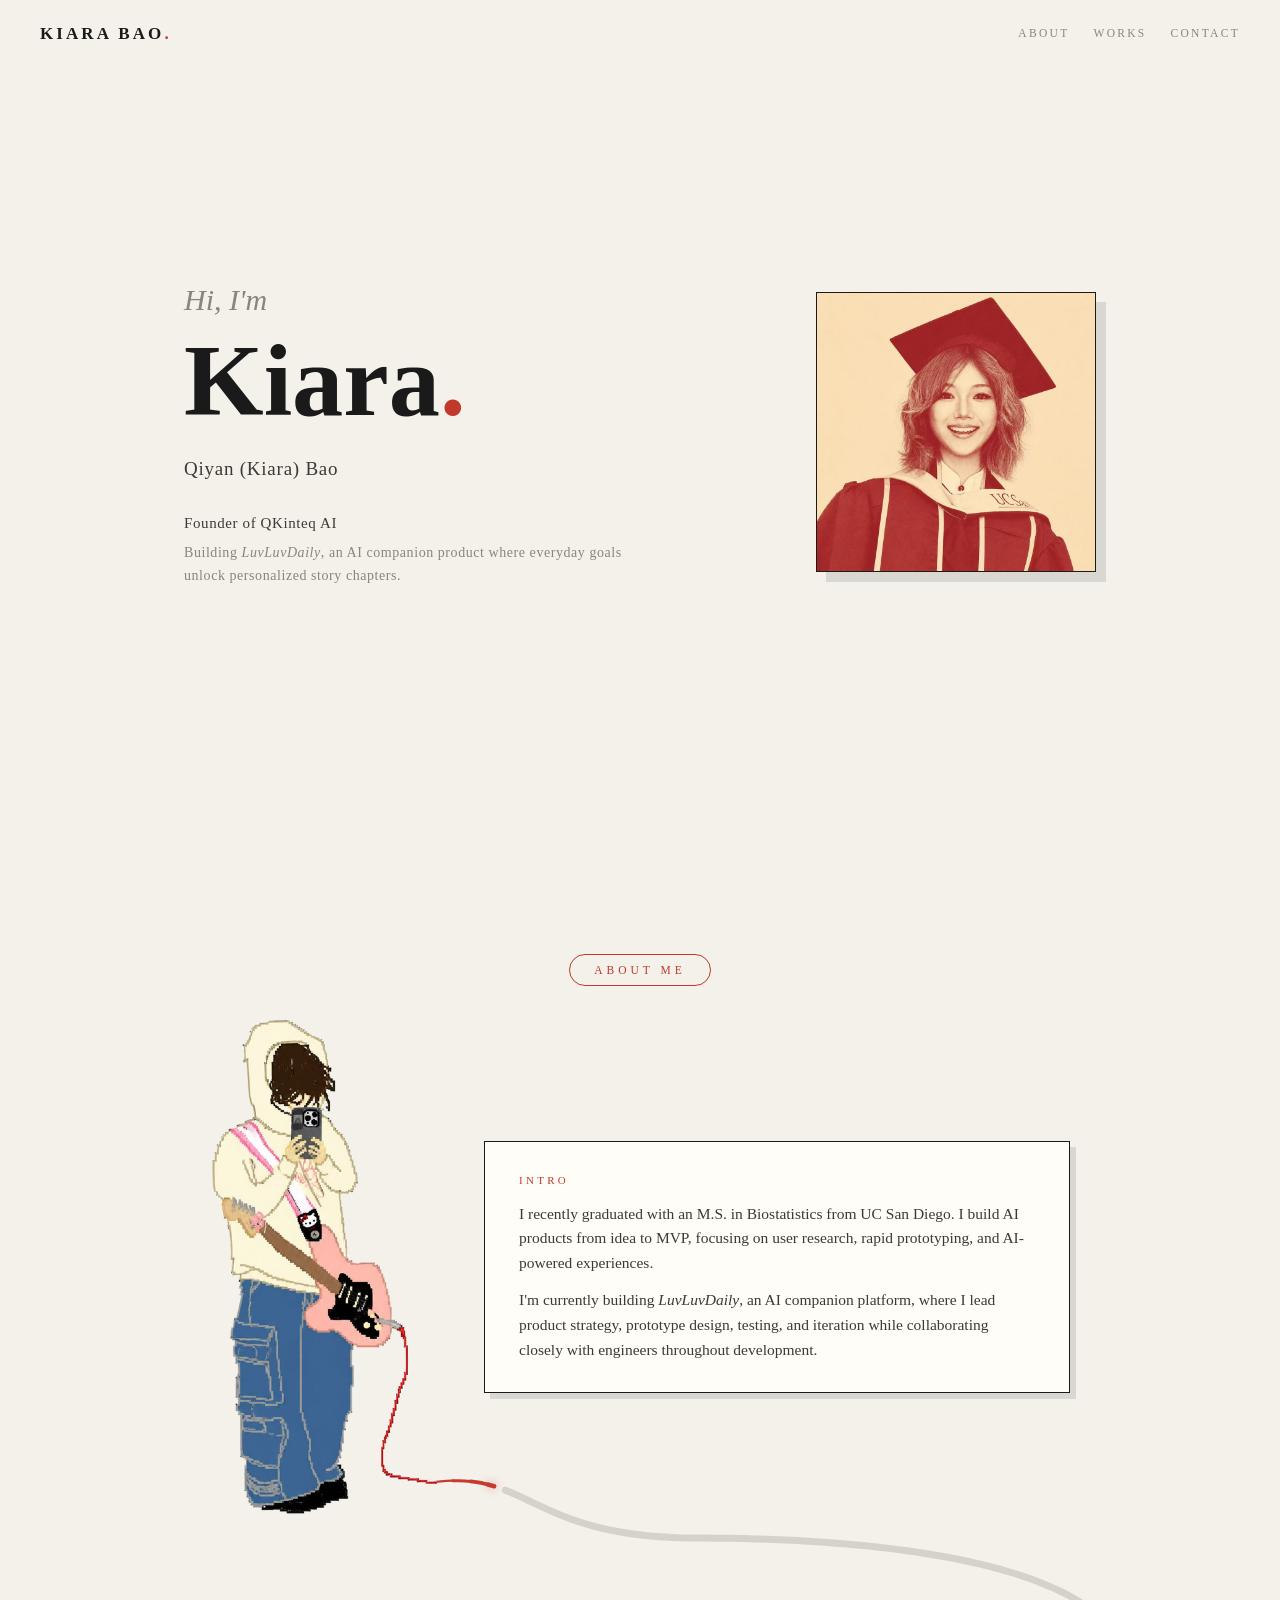
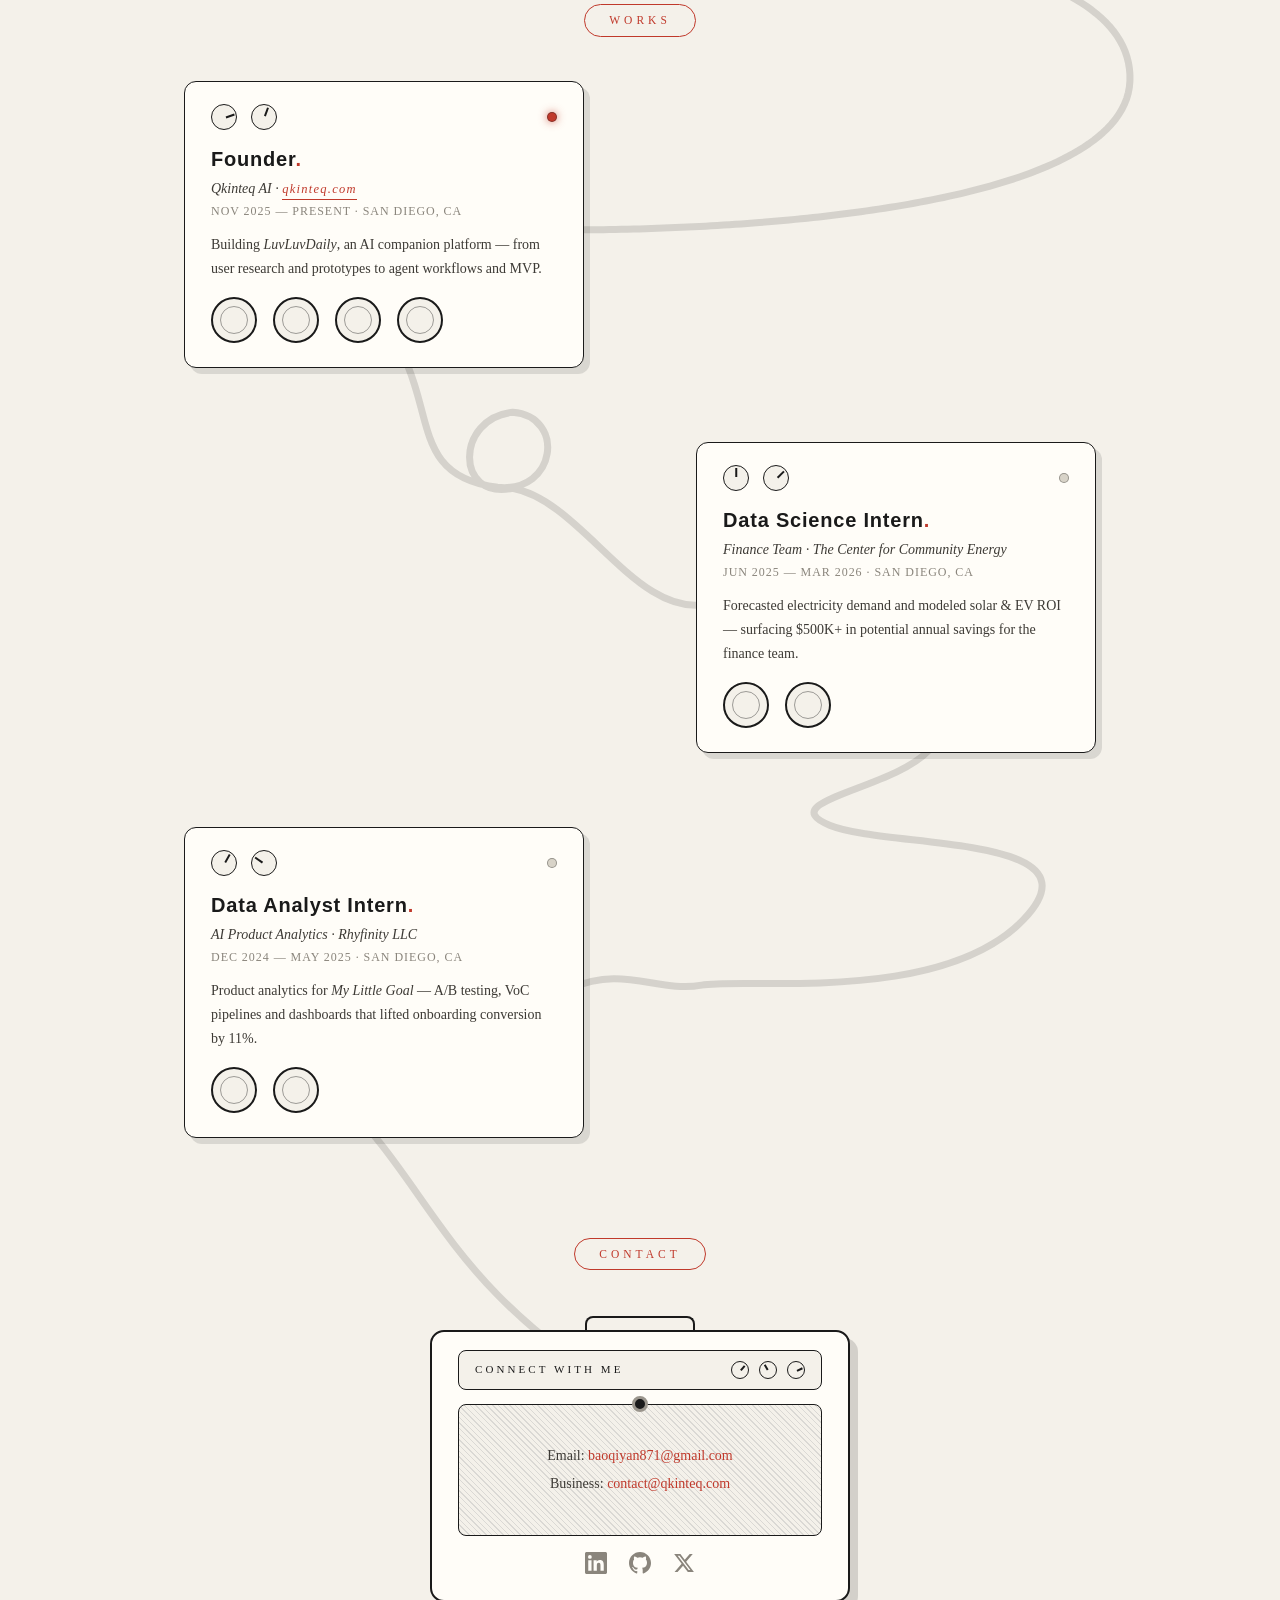
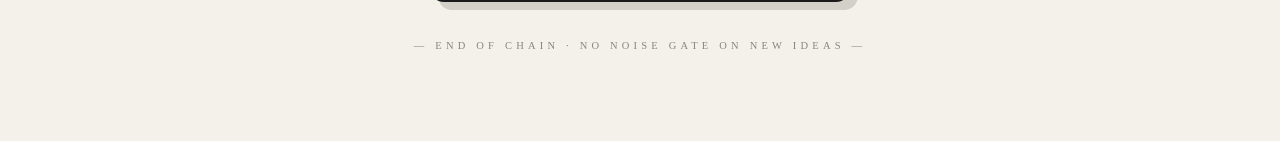
<file: index.html>
<!DOCTYPE html>
<html lang="en">
<head>
<meta charset="UTF-8">
<meta name="viewport" content="width=device-width, initial-scale=1.0">
<title>Kiara Bao · Signal Chain</title>
<link rel="stylesheet" href="style.css">
</head>
<body id="top">

<svg id="cable-svg" aria-hidden="true">
  <g id="cable-shadow"></g>
  <g id="cable"></g>
</svg>

<header>
  <a class="brand" href="#top">KIARA BAO<span>.</span></a>
  <nav>
    <a href="#about">ABOUT</a>
    <a href="#works">WORKS</a>
    <a href="#contact">CONTACT</a>
  </nav>
</header>

<main>

  <section class="hero">
    <div>
      <div class="hi">Hi, I'm</div>
      <h1>Kiara<span>.</span></h1>
      <p class="sub">Qiyan (Kiara) Bao</p>
      <p class="sub line2">Founder of QKinteq AI</p>
      <p class="sub line3">Building <em>LuvLuvDaily</em>, an AI companion product where everyday goals unlock personalized story chapters.</p>
    </div>
    <img id="avatar" alt="Kiara — UCSD graduation, duotone" src="assets/images/image-01.jpg">
  </section>

  <div class="chip" id="about"><b>ABOUT ME</b></div>
  <div class="about-row">
  <img id="figure" alt="Pixel Kiara with her shell pink Strat, red cable plugged in" src="assets/images/image-02.png">
  <div class="card about solid">
    <div class="label">INTRO</div>
    <p>I recently graduated with an M.S. in Biostatistics from UC San Diego. I build AI products
      from idea to MVP, focusing on user research, rapid prototyping, and AI-powered experiences.</p>
    <p>I'm currently building <em>LuvLuvDaily</em>, an AI companion platform, where I lead product
      strategy, prototype design, testing, and iteration while collaborating closely with engineers
      throughout development.</p>
  </div>
  </div>

  <div class="chip" id="works"><b>WORKS</b></div>
  <div class="pedalboard">

    <div class="pedal left on" data-node>
      <div class="toprow">
        <div class="knobs"><div class="knob" style="--r:70deg"></div><div class="knob" style="--r:20deg"></div></div>
        <div class="led"></div>
      </div>
      <h2>Founder<span>.</span></h2>
      <div class="who">Qkinteq AI · <a class="link" href="https://qkinteq.com" target="_blank" style="margin-top:0">qkinteq.com</a></div>
      <div class="when">NOV 2025 — PRESENT · SAN DIEGO, CA</div>
      <p class="sum">Building <em>LuvLuvDaily</em>, an AI companion platform — from user research and prototypes to agent workflows and MVP.</p>
      <div class="fpreview">
          <div class="pimg" data-i="0"><img src="assets/images/image-03.png" alt="LuvLuvDaily — home and art style screens"></div>
          <div class="pimg" data-i="1"><img src="assets/images/image-04.png" alt="LuvLuvDaily — new character creation flow"></div>
          <div class="pimg" data-i="2"><img src="assets/images/image-05.png" alt="LuvLuvDaily — daily task plan and pomodoro"></div>
          <div class="pimg" data-i="3"><img src="assets/images/image-06.jpg" alt="LuvLuvDaily — user comments and feedback"></div>
      </div>
      <div class="switchrow">
          <button class="fsw" data-i="0" aria-label="show image 1"></button>
          <button class="fsw" data-i="1" aria-label="show image 2"></button>
          <button class="fsw" data-i="2" aria-label="show image 3"></button>
          <button class="fsw" data-i="3" aria-label="show image 4"></button>
      </div>
    </div>

    <div class="pedal right" data-node>
      <div class="toprow">
        <div class="knobs"><div class="knob" style="--r:0deg"></div><div class="knob" style="--r:45deg"></div></div>
        <div class="led"></div>
      </div>
      <h2>Data Science Intern<span>.</span></h2>
      <div class="who">Finance Team · The Center for Community Energy</div>
      <div class="when">JUN 2025 — MAR 2026 · SAN DIEGO, CA</div>
      <p class="sum">Forecasted electricity demand and modeled solar &amp; EV ROI — surfacing $500K+ in potential annual savings for the finance team.</p>
      <div class="fpreview">
          <div class="pimg" data-i="0"><img src="assets/images/image-07.jpg" alt="Electricity demand forecasting"></div>
          <div class="pimg" data-i="1"><img src="assets/images/image-08.jpg" alt="Solar and EV ROI modeling"></div>
      </div>
      <div class="switchrow">
          <button class="fsw" data-i="0" aria-label="show image 1"></button>
          <button class="fsw" data-i="1" aria-label="show image 2"></button>
      </div>
    </div>

    <div class="pedal left" data-node>
      <div class="toprow">
        <div class="knobs"><div class="knob" style="--r:30deg"></div><div class="knob" style="--r:-55deg"></div></div>
        <div class="led"></div>
      </div>
      <h2>Data Analyst Intern<span>.</span></h2>
      <div class="who">AI Product Analytics · Rhyfinity LLC</div>
      <div class="when">DEC 2024 — MAY 2025 · SAN DIEGO, CA</div>
      <p class="sum">Product analytics for <em>My Little Goal</em> — A/B testing, VoC pipelines and dashboards that lifted onboarding conversion by 11%.</p>
      <div class="fpreview">
          <div class="pimg" data-i="0"><img src="assets/images/image-09.jpg" alt="My Little Goal product analytics"></div>
          <div class="pimg" data-i="1"><img src="assets/images/image-10.jpg" alt="My Little Goal dashboards"></div>
      </div>
      <div class="switchrow">
          <button class="fsw" data-i="0" aria-label="show image 1"></button>
          <button class="fsw" data-i="1" aria-label="show image 2"></button>
      </div>
    </div>
  </div>

  <div class="chip" id="contact"><b>CONTACT</b></div>
  <div class="ampwrap">
    <div class="amp" data-node>
      <div class="handle"></div>
      <div class="panel">
        <span class="brand-sm">CONNECT WITH ME</span>
        <div class="ampknobs">
          <div class="knob" style="--r:40deg"></div>
          <div class="knob" style="--r:-30deg"></div>
          <div class="knob" style="--r:65deg"></div>
        </div>
      </div>
      <div class="grill">
        <div class="input" id="amp-input"></div>
        <div class="contact">
          <span>Email: <a href="mailto:baoqiyan871@gmail.com">baoqiyan871@gmail.com</a></span>
          <span>Business: <a href="mailto:contact@qkinteq.com">contact@qkinteq.com</a></span>
        </div>
      </div>
      <div class="social">
        <a href="https://www.linkedin.com/in/YOUR-LINKEDIN-ID" target="_blank" rel="noopener" aria-label="LinkedIn">
          <svg viewBox="0 0 24 24" xmlns="http://www.w3.org/2000/svg"><path d="M20.45 20.45h-3.55v-5.57c0-1.33-.03-3.04-1.85-3.04-1.85 0-2.14 1.45-2.14 2.94v5.67H9.36V9h3.41v1.56h.05c.47-.9 1.63-1.85 3.36-1.85 3.6 0 4.27 2.37 4.27 5.45v6.29zM5.34 7.43a2.06 2.06 0 1 1 0-4.12 2.06 2.06 0 0 1 0 4.12zM7.12 20.45H3.56V9h3.56v11.45zM22.22 0H1.77C.79 0 0 .77 0 1.72v20.56C0 23.23.79 24 1.77 24h20.45c.98 0 1.78-.77 1.78-1.72V1.72C24 .77 23.2 0 22.22 0z"/></svg>
        </a>
        <a href="https://github.com/YOUR-GITHUB-ID" target="_blank" rel="noopener" aria-label="GitHub">
          <svg viewBox="0 0 24 24" xmlns="http://www.w3.org/2000/svg"><path d="M12 0C5.37 0 0 5.37 0 12c0 5.3 3.44 9.8 8.2 11.39.6.11.82-.26.82-.58 0-.28-.01-1.04-.02-2.04-3.34.73-4.04-1.61-4.04-1.61-.55-1.39-1.34-1.76-1.34-1.76-1.09-.74.08-.73.08-.73 1.2.09 1.84 1.24 1.84 1.24 1.07 1.83 2.81 1.3 3.5 1 .1-.78.42-1.31.76-1.61-2.66-.3-5.47-1.33-5.47-5.93 0-1.31.47-2.38 1.24-3.22-.13-.3-.54-1.52.12-3.18 0 0 1-.32 3.3 1.23a11.5 11.5 0 0 1 6 0c2.28-1.55 3.29-1.23 3.29-1.23.66 1.66.25 2.88.12 3.18.77.84 1.23 1.91 1.23 3.22 0 4.61-2.8 5.62-5.48 5.92.43.37.81 1.1.81 2.22 0 1.6-.02 2.89-.02 3.29 0 .32.22.7.83.58C20.56 21.8 24 17.3 24 12 24 5.37 18.63 0 12 0z"/></svg>
        </a>
        <a href="https://x.com/YOUR-X-ID" target="_blank" rel="noopener" aria-label="X">
          <svg viewBox="0 0 24 24" xmlns="http://www.w3.org/2000/svg"><path d="M18.244 2.25h3.308l-7.227 8.26 8.502 11.24H16.17l-5.214-6.817L4.99 21.75H1.68l7.73-8.835L1.254 2.25H8.08l4.713 6.231zm-1.161 17.52h1.833L7.084 4.126H5.117z"/></svg>
        </a>
      </div>
    </div>
    <div class="fin">— END OF CHAIN · NO NOISE GATE ON NEW IDEAS —</div>
  </div>

</main>

<script src="script.js"></script>
</body>
</html>
</file>
<file: style.css>
:root{
    --bg:#f4f1ea;
    --ink:#1a1a1a;
    --muted:#8a857c;
    --accent:#c0392b;
    --paper:#fffdf8;
    --cable:#c73a30;   /* her red instrument cable */
  }
  *{margin:0;padding:0;box-sizing:border-box;}
  html{scroll-behavior:smooth;}
  body{background:var(--bg);color:var(--ink);
    font-family:"Georgia","Noto Serif",serif;line-height:1.6;
    overflow-x:hidden;}

  /* the cable lives behind everything solid */
  #cable-svg{position:absolute;top:0;left:0;z-index:0;pointer-events:none;}
  .solid{position:relative;z-index:2;}

  /* ===== header ===== */
  header{
    position:fixed;top:0;left:0;right:0;z-index:20;
    display:flex;justify-content:space-between;align-items:center;
    padding:20px 40px;
    background:linear-gradient(var(--bg) 55%,transparent);
  }
  header .brand{font-size:17px;letter-spacing:.18em;font-weight:bold;color:var(--ink);text-decoration:none;}
  header .brand span{color:var(--accent);}
  header nav{display:flex;gap:24px;}
  header nav a{font-size:11.5px;letter-spacing:.2em;color:var(--muted);text-decoration:none;}
  header nav a:hover{color:var(--accent);}

  main{position:relative;max-width:960px;margin:0 auto;padding:0 24px;}

  /* ===== hero ===== */
  .hero{min-height:96vh;display:flex;align-items:center;justify-content:space-between;gap:40px;position:relative;z-index:2;}
  .hero .hi{font-size:clamp(20px,2.4vw,30px);font-style:italic;color:var(--muted);}
  .hero h1{font-size:clamp(56px,8vw,104px);line-height:1.04;margin-top:4px;}
  .hero h1 span{color:var(--accent);}
  .hero .sub{margin-top:20px;font-size:19px;color:#3d3a35;letter-spacing:.04em;}
  .hero .sub.role{margin-top:6px;font-size:13px;color:var(--muted);letter-spacing:.28em;text-transform:uppercase;}
  .hero .sub.line2{margin-top:26px;font-size:15px;color:#3d3a35;}
  .hero .sub.line3{margin-top:6px;font-size:14px;color:var(--muted);max-width:34em;line-height:1.7;}
  .hero .go{margin-top:52px;font-size:11px;letter-spacing:.32em;color:var(--ink);}
  #avatar{width:clamp(200px,26vw,280px);height:auto;flex:0 0 auto;
    border:1.5px solid var(--ink);box-shadow:10px 10px 0 rgba(26,26,26,.12);}
  @media (max-width:700px){
    .hero{flex-direction:column-reverse;justify-content:center;text-align:center;gap:28px;}
  }

  /* ===== section chips ===== */
  .chip{
    display:flex;justify-content:center;margin:90px 0 34px;position:relative;z-index:2;
    scroll-margin-top:96px;
  }
  .chip b{
    background:var(--bg);border:1px solid var(--accent);border-radius:99px;
    padding:6px 24px;font-size:11.5px;letter-spacing:.35em;color:var(--accent);font-weight:normal;
  }

  /* ===== generic solid card ===== */
  .card{
    background:var(--paper);border:1.5px solid var(--ink);
    box-shadow:6px 6px 0 rgba(26,26,26,.12);
    padding:30px 34px;
  }

  /* ===== about ===== */
  .about-row{display:flex;gap:44px;align-items:center;max-width:860px;margin:0 auto;}
  #figure{width:clamp(170px,22vw,230px);height:auto;flex:0 0 auto;
    position:relative;z-index:2;}
  @media (max-width:700px){
    .about-row{flex-direction:column;align-items:center;}
  }
  .about{max-width:640px;margin:0 auto;}
  .about p{font-size:15.5px;color:#3d3a35;}
  .about p + p{margin-top:12px;}
  .about .label{font-size:11px;letter-spacing:.3em;color:var(--accent);margin-bottom:12px;}

  /* ===== pedals ===== */
  .pedalboard{display:flex;flex-direction:column;gap:74px;padding:10px 0;}
  .pedal{
    width:400px;max-width:100%;
    background:var(--paper);border:1.5px solid var(--ink);border-radius:12px;
    box-shadow:6px 6px 0 rgba(26,26,26,.12);
    padding:22px 26px 24px;position:relative;z-index:2;
    transition:transform .2s, box-shadow .2s;
  }
  .pedal:hover{transform:translate(-2px,-2px);box-shadow:9px 9px 0 rgba(192,57,43,.22);}
  .pedal.right{align-self:flex-end;}
  .pedal.left{align-self:flex-start;}
  .pedal .toprow{display:flex;justify-content:space-between;align-items:center;}
  .knobs{display:flex;gap:14px;}
  .knob{width:26px;height:26px;border-radius:50%;border:1.5px solid var(--ink);position:relative;background:var(--bg);}
  .knob::after{content:"";position:absolute;left:50%;top:2px;width:1.5px;height:9px;background:var(--ink);transform:translateX(-50%) rotate(var(--r,0deg));transform-origin:50% 11px;}
  .led{width:10px;height:10px;border-radius:50%;background:#d8d3c8;border:1px solid rgba(26,26,26,.35);}
  .pedal.on .led{background:var(--accent);box-shadow:0 0 8px rgba(192,57,43,.7);}
  .pedal p.sum{margin-top:12px;font-size:14px;line-height:1.7;color:#3d3a35;}
  /* floating preview beside the pedal */
  .fpreview{position:absolute;top:-20px;z-index:6;
    background:var(--paper);border:1.5px solid var(--ink);
    box-shadow:8px 8px 0 rgba(26,26,26,.15);
    opacity:0;visibility:hidden;transform:rotate(-2deg) translateY(6px);
    transition:opacity .22s ease,transform .22s ease,visibility .22s;pointer-events:none;}
  .pedal.left .fpreview{left:calc(100% + 26px);}
  .pedal.right .fpreview{right:calc(100% + 26px);transform:rotate(2deg) translateY(6px);}
  .pedal.previewing .fpreview{opacity:1;visibility:visible;transform:rotate(-2deg) translateY(0);}
  .pedal.right.previewing .fpreview{transform:rotate(2deg) translateY(0);}
  .fpreview .pimg{display:none;}
  .fpreview .pimg.show{display:block;}
  .fpreview .pimg img{display:block;width:auto;height:auto;max-width:340px;max-height:400px;}
  .fpreview .pimg span{display:block;padding:80px 46px;white-space:nowrap;
    font-size:10px;letter-spacing:.2em;color:var(--muted);}
  @media (max-width:760px){
    .pedal.left .fpreview{left:auto;right:0;top:auto;bottom:calc(100% + 14px);}
    .pedal.right .fpreview{right:0;top:auto;bottom:calc(100% + 14px);}
  }
  /* round footswitches */
  .switchrow{margin-top:16px;display:flex;gap:16px;}
  .fsw{width:46px;height:46px;border-radius:50%;border:2px solid var(--ink);background:var(--bg);
    cursor:pointer;position:relative;font-family:inherit;
    display:flex;align-items:center;justify-content:center;transition:all .15s;}
  .fsw::after{content:"";position:absolute;inset:7px;border-radius:50%;border:1.5px solid rgba(26,26,26,.4);}
  .fsw:hover, .fsw.active{
    border-color:var(--accent);background:var(--accent);
    box-shadow:0 0 10px rgba(192,57,43,.45);transform:translateY(1px);
  }
  .fsw:hover::after, .fsw.active::after{border-color:rgba(244,241,234,.55);}
  .pedal h2{
    margin-top:16px;font-size:20px;letter-spacing:.04em;line-height:1.3;
    font-family:"Futura","Avenir Next","Helvetica Neue",sans-serif;font-weight:800;
  }
  .pedal h2 span{color:var(--accent);}
  .pedal .who{margin-top:6px;font-size:14px;font-style:italic;color:#3d3a35;}
  .pedal .when{font-size:12px;color:var(--muted);letter-spacing:.08em;margin-top:2px;}
  .pedal ul{margin:12px 0 0;padding-left:17px;}
  .pedal li{font-size:13.5px;margin:6px 0;color:#3d3a35;}
  .pedal .tags{margin-top:14px;display:flex;gap:7px;flex-wrap:wrap;}
  .pedal .tags i{font-style:normal;font-size:10.5px;letter-spacing:.06em;
    border:1px solid var(--muted);color:var(--muted);padding:2px 8px;border-radius:99px;}
  .pedal a.link{display:inline-block;margin-top:12px;font-size:12.5px;letter-spacing:.1em;
    color:var(--accent);text-decoration:none;border-bottom:1px solid var(--accent);}
  .pedal .fx{font-size:10.5px;letter-spacing:.25em;color:var(--muted);}

  /* ===== works: tracklist ===== */
  .tracklist{max-width:640px;margin:0 auto;}
  .tracklist .label{font-size:11px;letter-spacing:.3em;color:var(--accent);margin-bottom:6px;}
  .track{display:flex;gap:18px;padding:16px 4px;border-bottom:1px solid rgba(26,26,26,.15);align-items:baseline;}
  .track:last-child{border-bottom:none;}
  .track .n{font-size:12px;color:var(--muted);letter-spacing:.1em;min-width:28px;}
  .track h3{font-size:17px;font-weight:normal;}
  .track p{font-size:13px;color:var(--muted);margin-top:2px;}
  .track .dur{margin-left:auto;font-size:12px;color:var(--muted);white-space:nowrap;}

  /* ===== side chain (music) ===== */
  .sidechain{max-width:640px;margin:0 auto;border-style:dashed;border-width:1.5px;}
  .sidechain .label{font-size:11px;letter-spacing:.3em;color:var(--accent);margin-bottom:12px;}
  .sidechain p{font-size:15px;color:#3d3a35;}
  .sidechain .soon{margin-top:16px;font-size:12.5px;letter-spacing:.1em;color:var(--muted);font-style:italic;}

  /* ===== gear specs (skills) ===== */
  .gear{max-width:760px;margin:0 auto;}
  .gear .label{font-size:11px;letter-spacing:.3em;color:var(--accent);margin-bottom:16px;}
  .gear dl{display:grid;grid-template-columns:150px 1fr;gap:10px 20px;}
  .gear dt{font-size:12px;letter-spacing:.12em;color:var(--muted);padding-top:2px;}
  .gear dd{font-size:14px;color:#3d3a35;}

  /* ===== amp / contact ===== */
  .ampwrap{display:flex;flex-direction:column;align-items:center;margin:60px 0 40px;position:relative;z-index:2;
    scroll-margin-top:96px;}
  .amp{
    width:420px;max-width:92vw;background:var(--paper);
    border:2px solid var(--ink);border-radius:14px;
    box-shadow:8px 8px 0 rgba(26,26,26,.15);
    padding:20px 26px 26px;text-align:center;position:relative;
  }
  .amp .handle{width:110px;height:14px;border:2px solid var(--ink);border-bottom:none;
    border-radius:8px 8px 0 0;margin:-36px auto 20px;background:var(--bg);}
  .amp .panel{display:flex;justify-content:space-between;align-items:center;
    border:1.5px solid var(--ink);border-radius:8px;padding:10px 16px;background:var(--bg);}
  .amp .panel .brand-sm{font-size:11px;letter-spacing:.28em;}
  .amp .panel .ampknobs{display:flex;gap:10px;}
  .amp .panel .knob{width:18px;height:18px;}
  .amp .panel .knob::after{height:6px;transform-origin:50% 7px;}
  .amp .grill{
    margin-top:14px;height:132px;border:1.5px solid var(--ink);border-radius:8px;
    background:repeating-linear-gradient(45deg,var(--bg) 0 3px,rgba(26,26,26,.16) 3px 4px);
    position:relative;
    display:flex;align-items:center;justify-content:center;
  }
  .amp .grill .contact{
    display:flex;flex-direction:column;gap:6px;
    font-size:14px;color:#3d3a35;
  }
  .amp .grill .contact a{border-bottom:none;}
  .amp .input{
    position:absolute;left:50%;top:-9px;transform:translateX(-50%);
    width:16px;height:16px;border-radius:50%;background:var(--ink);
    border:3px solid #9a958c;
  }
  .amp a{color:var(--accent);text-decoration:none;border-bottom:1px solid var(--accent);}
  .amp .social{margin-top:16px;display:flex;justify-content:center;gap:22px;}
  .amp .social a{border-bottom:none;line-height:0;}
  .amp .social svg{width:22px;height:22px;fill:var(--muted);transition:fill .15s;}
  .amp .social a:hover svg{fill:var(--accent);}
  .fin{margin:36px 0 46px;font-size:10.5px;letter-spacing:.4em;color:var(--muted);text-align:center;}

  @media (max-width:700px){
    header{padding:14px 18px;}
    header nav{gap:14px;}
    .pedal.left,.pedal.right{align-self:center;}
    .gear dl{grid-template-columns:1fr;}
    .track .dur{display:none;}
  }
</file>
